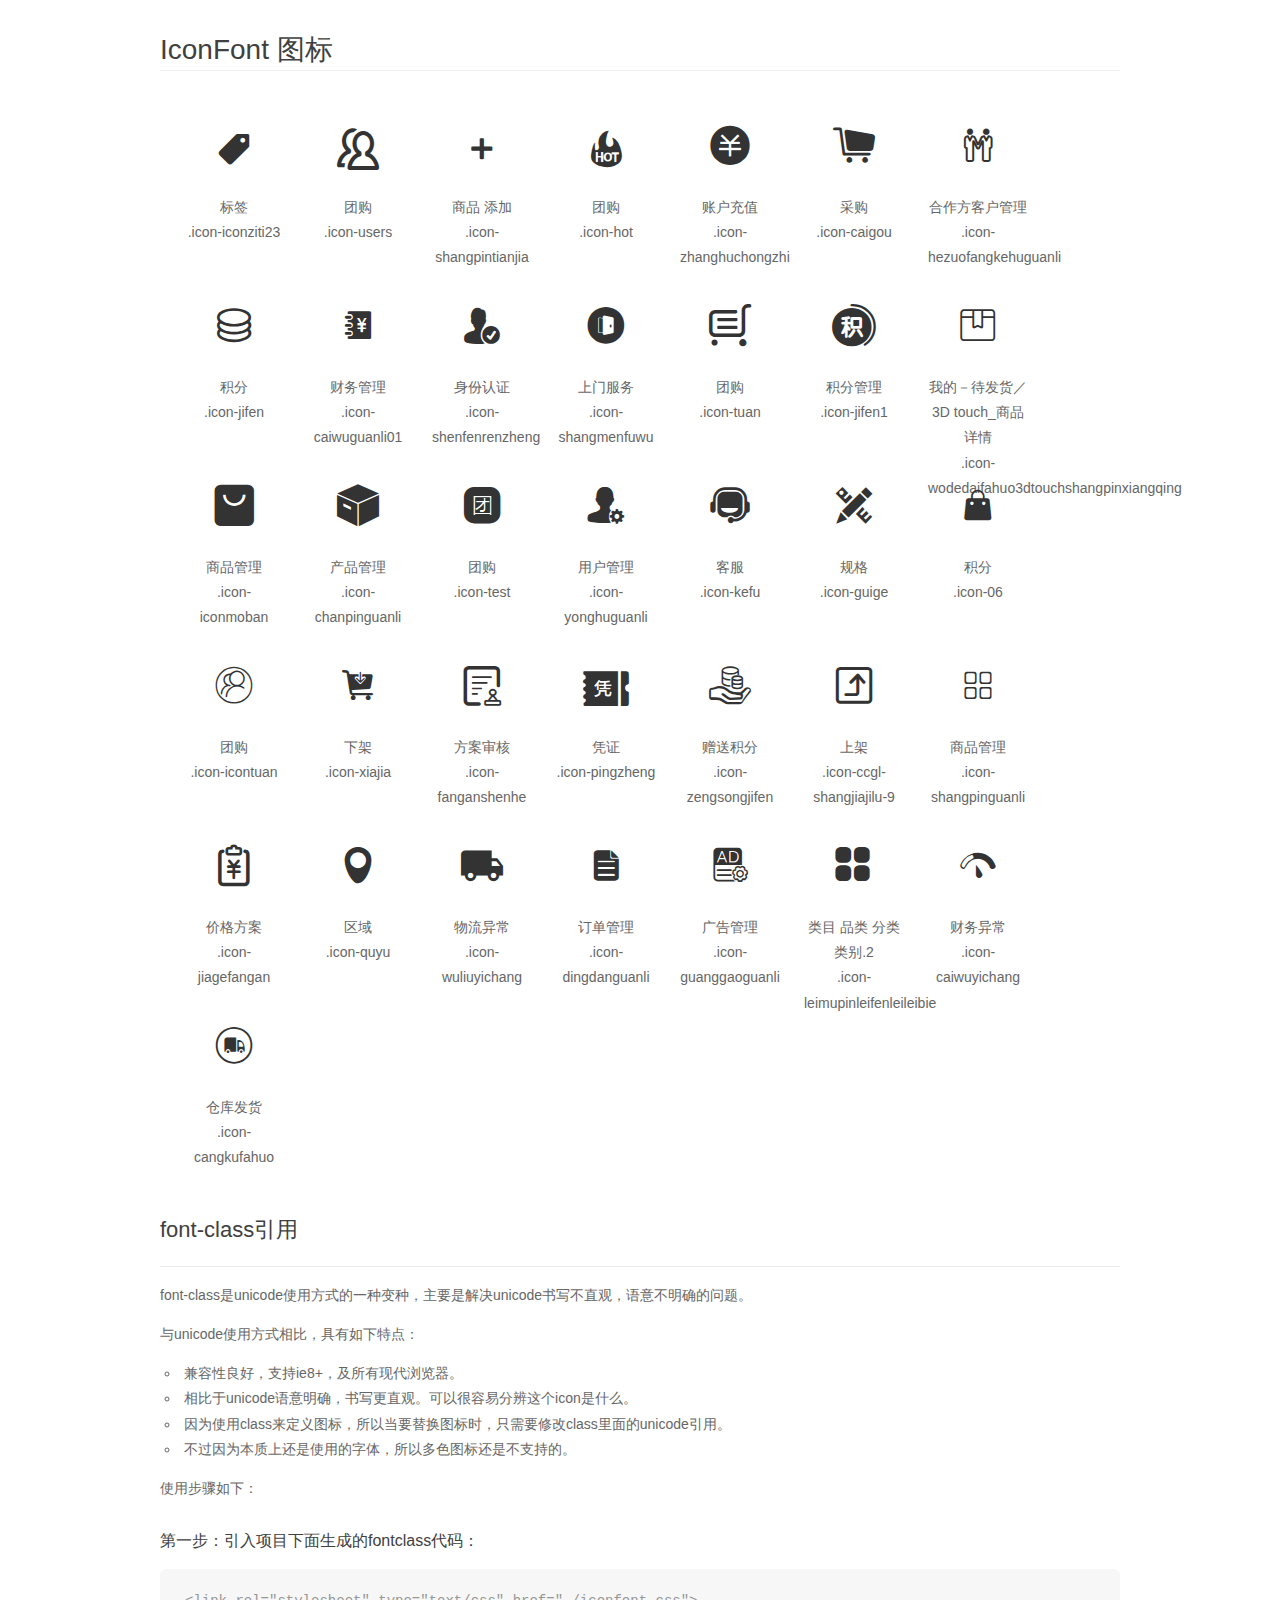
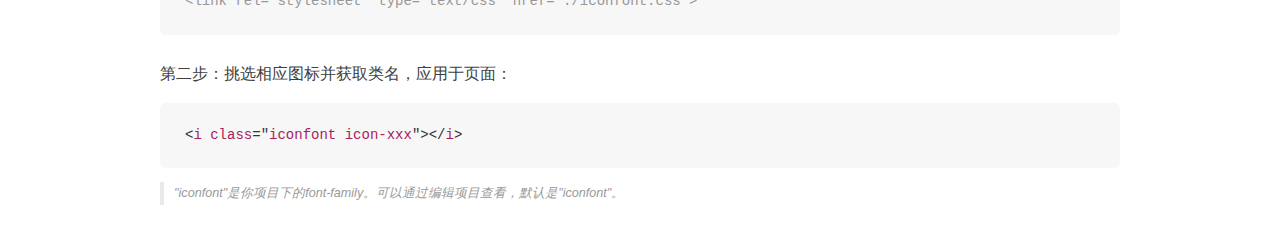
<file: static/css/aliconfont/demo_fontclass.html>
<!DOCTYPE html>
<html>
<head>
    <meta charset="utf-8"/>
    <title>IconFont</title>
    <link rel="stylesheet" href="demo.css">
    <link rel="stylesheet" href="iconfont.css">
</head>
<body>
    <div class="main markdown">
        <h1>IconFont 图标</h1>
        <ul class="icon_lists clear">
            
                <li>
                <i class="icon iconfont icon-iconziti23"></i>
                    <div class="name">标签</div>
                    <div class="fontclass">.icon-iconziti23</div>
                </li>
            
                <li>
                <i class="icon iconfont icon-users"></i>
                    <div class="name">团购</div>
                    <div class="fontclass">.icon-users</div>
                </li>
            
                <li>
                <i class="icon iconfont icon-shangpintianjia"></i>
                    <div class="name">商品 添加</div>
                    <div class="fontclass">.icon-shangpintianjia</div>
                </li>
            
                <li>
                <i class="icon iconfont icon-hot"></i>
                    <div class="name">团购</div>
                    <div class="fontclass">.icon-hot</div>
                </li>
            
                <li>
                <i class="icon iconfont icon-zhanghuchongzhi"></i>
                    <div class="name">账户充值</div>
                    <div class="fontclass">.icon-zhanghuchongzhi</div>
                </li>
            
                <li>
                <i class="icon iconfont icon-caigou"></i>
                    <div class="name">采购</div>
                    <div class="fontclass">.icon-caigou</div>
                </li>
            
                <li>
                <i class="icon iconfont icon-hezuofangkehuguanli"></i>
                    <div class="name">合作方客户管理</div>
                    <div class="fontclass">.icon-hezuofangkehuguanli</div>
                </li>
            
                <li>
                <i class="icon iconfont icon-jifen"></i>
                    <div class="name">积分</div>
                    <div class="fontclass">.icon-jifen</div>
                </li>
            
                <li>
                <i class="icon iconfont icon-caiwuguanli01"></i>
                    <div class="name">财务管理</div>
                    <div class="fontclass">.icon-caiwuguanli01</div>
                </li>
            
                <li>
                <i class="icon iconfont icon-shenfenrenzheng"></i>
                    <div class="name">身份认证</div>
                    <div class="fontclass">.icon-shenfenrenzheng</div>
                </li>
            
                <li>
                <i class="icon iconfont icon-shangmenfuwu"></i>
                    <div class="name">上门服务</div>
                    <div class="fontclass">.icon-shangmenfuwu</div>
                </li>
            
                <li>
                <i class="icon iconfont icon-tuan"></i>
                    <div class="name">团购</div>
                    <div class="fontclass">.icon-tuan</div>
                </li>
            
                <li>
                <i class="icon iconfont icon-jifen1"></i>
                    <div class="name">积分管理</div>
                    <div class="fontclass">.icon-jifen1</div>
                </li>
            
                <li>
                <i class="icon iconfont icon-wodedaifahuo3dtouchshangpinxiangqing"></i>
                    <div class="name">我的－待发货／3D touch_商品详情</div>
                    <div class="fontclass">.icon-wodedaifahuo3dtouchshangpinxiangqing</div>
                </li>
            
                <li>
                <i class="icon iconfont icon-iconmoban"></i>
                    <div class="name">商品管理</div>
                    <div class="fontclass">.icon-iconmoban</div>
                </li>
            
                <li>
                <i class="icon iconfont icon-chanpinguanli"></i>
                    <div class="name">产品管理</div>
                    <div class="fontclass">.icon-chanpinguanli</div>
                </li>
            
                <li>
                <i class="icon iconfont icon-test"></i>
                    <div class="name">团购</div>
                    <div class="fontclass">.icon-test</div>
                </li>
            
                <li>
                <i class="icon iconfont icon-yonghuguanli"></i>
                    <div class="name">用户管理</div>
                    <div class="fontclass">.icon-yonghuguanli</div>
                </li>
            
                <li>
                <i class="icon iconfont icon-kefu"></i>
                    <div class="name">客服</div>
                    <div class="fontclass">.icon-kefu</div>
                </li>
            
                <li>
                <i class="icon iconfont icon-guige"></i>
                    <div class="name">规格</div>
                    <div class="fontclass">.icon-guige</div>
                </li>
            
                <li>
                <i class="icon iconfont icon-06"></i>
                    <div class="name">积分</div>
                    <div class="fontclass">.icon-06</div>
                </li>
            
                <li>
                <i class="icon iconfont icon-icontuan"></i>
                    <div class="name">团购</div>
                    <div class="fontclass">.icon-icontuan</div>
                </li>
            
                <li>
                <i class="icon iconfont icon-xiajia"></i>
                    <div class="name">下架</div>
                    <div class="fontclass">.icon-xiajia</div>
                </li>
            
                <li>
                <i class="icon iconfont icon-fanganshenhe"></i>
                    <div class="name">方案审核</div>
                    <div class="fontclass">.icon-fanganshenhe</div>
                </li>
            
                <li>
                <i class="icon iconfont icon-pingzheng"></i>
                    <div class="name">凭证</div>
                    <div class="fontclass">.icon-pingzheng</div>
                </li>
            
                <li>
                <i class="icon iconfont icon-zengsongjifen"></i>
                    <div class="name">赠送积分</div>
                    <div class="fontclass">.icon-zengsongjifen</div>
                </li>
            
                <li>
                <i class="icon iconfont icon-ccgl-shangjiajilu-9"></i>
                    <div class="name">上架</div>
                    <div class="fontclass">.icon-ccgl-shangjiajilu-9</div>
                </li>
            
                <li>
                <i class="icon iconfont icon-shangpinguanli"></i>
                    <div class="name">商品管理</div>
                    <div class="fontclass">.icon-shangpinguanli</div>
                </li>
            
                <li>
                <i class="icon iconfont icon-jiagefangan"></i>
                    <div class="name">价格方案</div>
                    <div class="fontclass">.icon-jiagefangan</div>
                </li>
            
                <li>
                <i class="icon iconfont icon-quyu"></i>
                    <div class="name">区域</div>
                    <div class="fontclass">.icon-quyu</div>
                </li>
            
                <li>
                <i class="icon iconfont icon-wuliuyichang"></i>
                    <div class="name">物流异常</div>
                    <div class="fontclass">.icon-wuliuyichang</div>
                </li>
            
                <li>
                <i class="icon iconfont icon-dingdanguanli"></i>
                    <div class="name">订单管理</div>
                    <div class="fontclass">.icon-dingdanguanli</div>
                </li>
            
                <li>
                <i class="icon iconfont icon-guanggaoguanli"></i>
                    <div class="name">广告管理</div>
                    <div class="fontclass">.icon-guanggaoguanli</div>
                </li>
            
                <li>
                <i class="icon iconfont icon-leimupinleifenleileibie"></i>
                    <div class="name">类目 品类 分类 类别.2</div>
                    <div class="fontclass">.icon-leimupinleifenleileibie</div>
                </li>
            
                <li>
                <i class="icon iconfont icon-caiwuyichang"></i>
                    <div class="name">财务异常</div>
                    <div class="fontclass">.icon-caiwuyichang</div>
                </li>
            
                <li>
                <i class="icon iconfont icon-cangkufahuo"></i>
                    <div class="name">仓库发货</div>
                    <div class="fontclass">.icon-cangkufahuo</div>
                </li>
            
        </ul>

        <h2 id="font-class-">font-class引用</h2>
        <hr>

        <p>font-class是unicode使用方式的一种变种，主要是解决unicode书写不直观，语意不明确的问题。</p>
        <p>与unicode使用方式相比，具有如下特点：</p>
        <ul>
        <li>兼容性良好，支持ie8+，及所有现代浏览器。</li>
        <li>相比于unicode语意明确，书写更直观。可以很容易分辨这个icon是什么。</li>
        <li>因为使用class来定义图标，所以当要替换图标时，只需要修改class里面的unicode引用。</li>
        <li>不过因为本质上还是使用的字体，所以多色图标还是不支持的。</li>
        </ul>
        <p>使用步骤如下：</p>
        <h3 id="-fontclass-">第一步：引入项目下面生成的fontclass代码：</h3>


        <pre><code class="lang-js hljs javascript"><span class="hljs-comment">&lt;link rel="stylesheet" type="text/css" href="./iconfont.css"&gt;</span></code></pre>
        <h3 id="-">第二步：挑选相应图标并获取类名，应用于页面：</h3>
        <pre><code class="lang-css hljs">&lt;<span class="hljs-selector-tag">i</span> <span class="hljs-selector-tag">class</span>="<span class="hljs-selector-tag">iconfont</span> <span class="hljs-selector-tag">icon-xxx</span>"&gt;&lt;/<span class="hljs-selector-tag">i</span>&gt;</code></pre>
        <blockquote>
        <p>"iconfont"是你项目下的font-family。可以通过编辑项目查看，默认是"iconfont"。</p>
        </blockquote>
    </div>
</body>
</html>
</file>
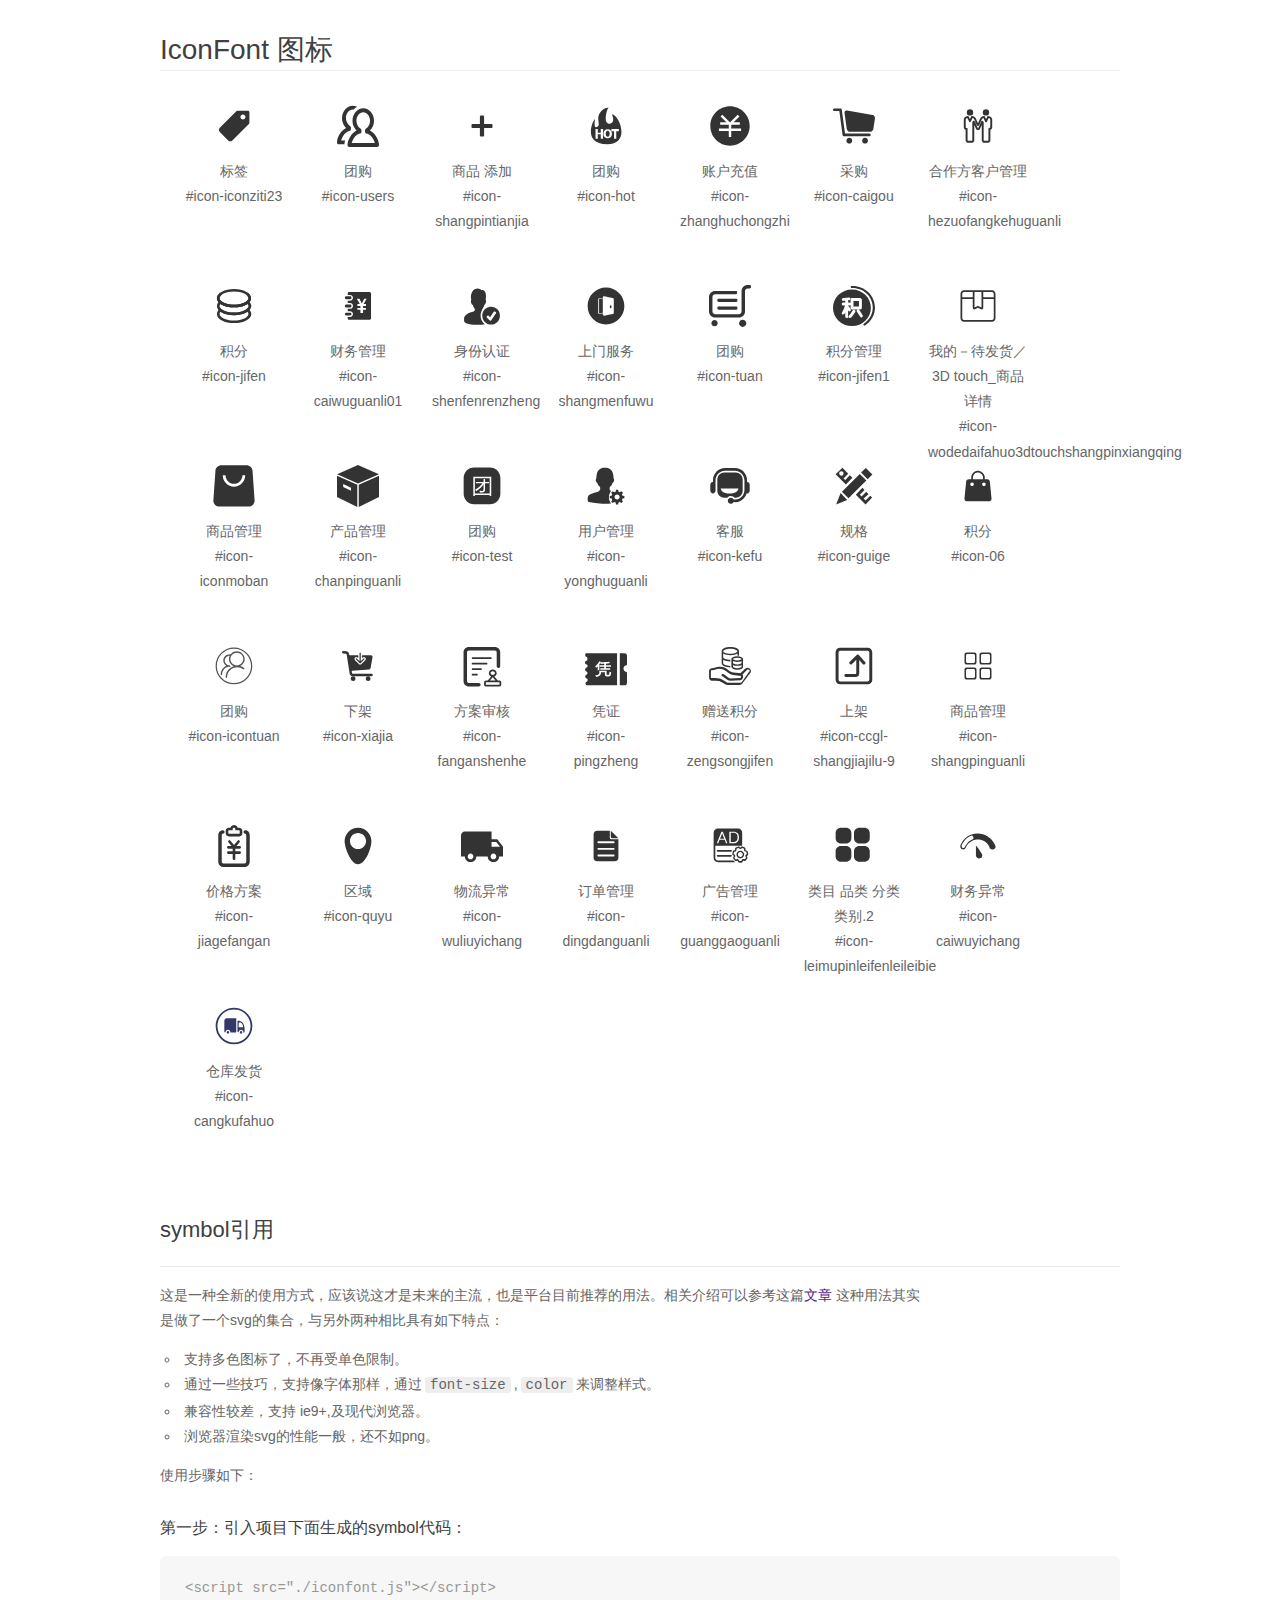
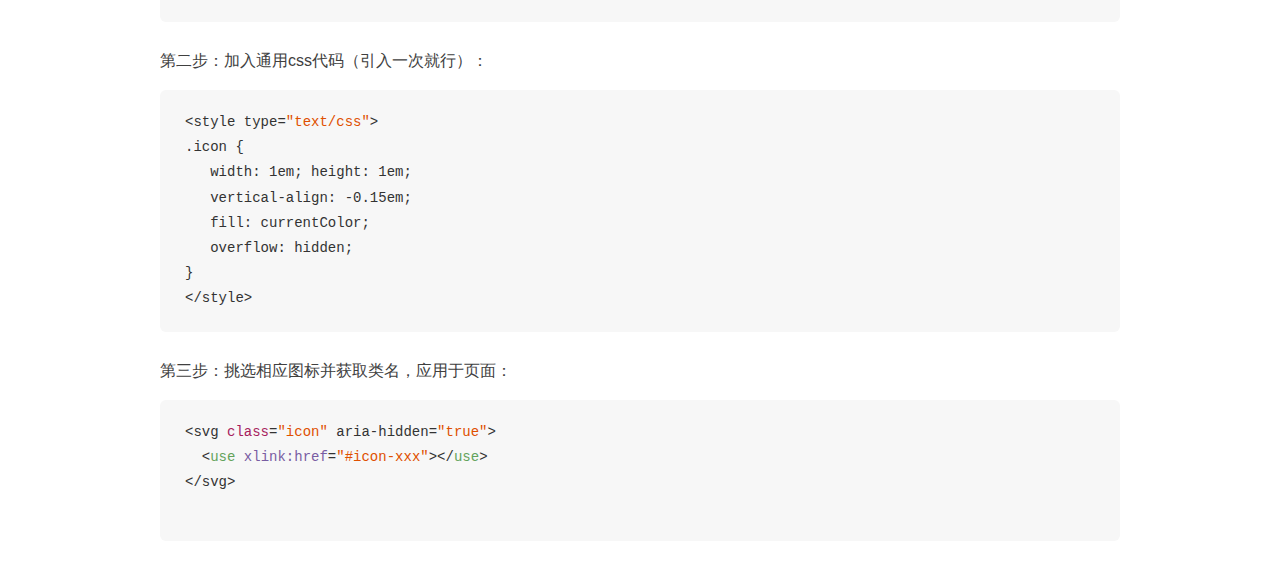
<file: static/css/aliconfont/demo_symbol.html>
<!DOCTYPE html>
<html>
<head>
    <meta charset="utf-8"/>
    <title>IconFont</title>
    <link rel="stylesheet" href="demo.css">
    <script src="iconfont.js"></script>

    <style type="text/css">
        .icon {
          /* 通过设置 font-size 来改变图标大小 */
          width: 1em; height: 1em;
          /* 图标和文字相邻时，垂直对齐 */
          vertical-align: -0.15em;
          /* 通过设置 color 来改变 SVG 的颜色/fill */
          fill: currentColor;
          /* path 和 stroke 溢出 viewBox 部分在 IE 下会显示
             normalize.css 中也包含这行 */
          overflow: hidden;
        }

    </style>
</head>
<body>
    <div class="main markdown">
        <h1>IconFont 图标</h1>
        <ul class="icon_lists clear">
            
                <li>
                    <svg class="icon" aria-hidden="true">
                        <use xlink:href="#icon-iconziti23"></use>
                    </svg>
                    <div class="name">标签</div>
                    <div class="fontclass">#icon-iconziti23</div>
                </li>
            
                <li>
                    <svg class="icon" aria-hidden="true">
                        <use xlink:href="#icon-users"></use>
                    </svg>
                    <div class="name">团购</div>
                    <div class="fontclass">#icon-users</div>
                </li>
            
                <li>
                    <svg class="icon" aria-hidden="true">
                        <use xlink:href="#icon-shangpintianjia"></use>
                    </svg>
                    <div class="name">商品 添加</div>
                    <div class="fontclass">#icon-shangpintianjia</div>
                </li>
            
                <li>
                    <svg class="icon" aria-hidden="true">
                        <use xlink:href="#icon-hot"></use>
                    </svg>
                    <div class="name">团购</div>
                    <div class="fontclass">#icon-hot</div>
                </li>
            
                <li>
                    <svg class="icon" aria-hidden="true">
                        <use xlink:href="#icon-zhanghuchongzhi"></use>
                    </svg>
                    <div class="name">账户充值</div>
                    <div class="fontclass">#icon-zhanghuchongzhi</div>
                </li>
            
                <li>
                    <svg class="icon" aria-hidden="true">
                        <use xlink:href="#icon-caigou"></use>
                    </svg>
                    <div class="name">采购</div>
                    <div class="fontclass">#icon-caigou</div>
                </li>
            
                <li>
                    <svg class="icon" aria-hidden="true">
                        <use xlink:href="#icon-hezuofangkehuguanli"></use>
                    </svg>
                    <div class="name">合作方客户管理</div>
                    <div class="fontclass">#icon-hezuofangkehuguanli</div>
                </li>
            
                <li>
                    <svg class="icon" aria-hidden="true">
                        <use xlink:href="#icon-jifen"></use>
                    </svg>
                    <div class="name">积分</div>
                    <div class="fontclass">#icon-jifen</div>
                </li>
            
                <li>
                    <svg class="icon" aria-hidden="true">
                        <use xlink:href="#icon-caiwuguanli01"></use>
                    </svg>
                    <div class="name">财务管理</div>
                    <div class="fontclass">#icon-caiwuguanli01</div>
                </li>
            
                <li>
                    <svg class="icon" aria-hidden="true">
                        <use xlink:href="#icon-shenfenrenzheng"></use>
                    </svg>
                    <div class="name">身份认证</div>
                    <div class="fontclass">#icon-shenfenrenzheng</div>
                </li>
            
                <li>
                    <svg class="icon" aria-hidden="true">
                        <use xlink:href="#icon-shangmenfuwu"></use>
                    </svg>
                    <div class="name">上门服务</div>
                    <div class="fontclass">#icon-shangmenfuwu</div>
                </li>
            
                <li>
                    <svg class="icon" aria-hidden="true">
                        <use xlink:href="#icon-tuan"></use>
                    </svg>
                    <div class="name">团购</div>
                    <div class="fontclass">#icon-tuan</div>
                </li>
            
                <li>
                    <svg class="icon" aria-hidden="true">
                        <use xlink:href="#icon-jifen1"></use>
                    </svg>
                    <div class="name">积分管理</div>
                    <div class="fontclass">#icon-jifen1</div>
                </li>
            
                <li>
                    <svg class="icon" aria-hidden="true">
                        <use xlink:href="#icon-wodedaifahuo3dtouchshangpinxiangqing"></use>
                    </svg>
                    <div class="name">我的－待发货／3D touch_商品详情</div>
                    <div class="fontclass">#icon-wodedaifahuo3dtouchshangpinxiangqing</div>
                </li>
            
                <li>
                    <svg class="icon" aria-hidden="true">
                        <use xlink:href="#icon-iconmoban"></use>
                    </svg>
                    <div class="name">商品管理</div>
                    <div class="fontclass">#icon-iconmoban</div>
                </li>
            
                <li>
                    <svg class="icon" aria-hidden="true">
                        <use xlink:href="#icon-chanpinguanli"></use>
                    </svg>
                    <div class="name">产品管理</div>
                    <div class="fontclass">#icon-chanpinguanli</div>
                </li>
            
                <li>
                    <svg class="icon" aria-hidden="true">
                        <use xlink:href="#icon-test"></use>
                    </svg>
                    <div class="name">团购</div>
                    <div class="fontclass">#icon-test</div>
                </li>
            
                <li>
                    <svg class="icon" aria-hidden="true">
                        <use xlink:href="#icon-yonghuguanli"></use>
                    </svg>
                    <div class="name">用户管理</div>
                    <div class="fontclass">#icon-yonghuguanli</div>
                </li>
            
                <li>
                    <svg class="icon" aria-hidden="true">
                        <use xlink:href="#icon-kefu"></use>
                    </svg>
                    <div class="name">客服</div>
                    <div class="fontclass">#icon-kefu</div>
                </li>
            
                <li>
                    <svg class="icon" aria-hidden="true">
                        <use xlink:href="#icon-guige"></use>
                    </svg>
                    <div class="name">规格</div>
                    <div class="fontclass">#icon-guige</div>
                </li>
            
                <li>
                    <svg class="icon" aria-hidden="true">
                        <use xlink:href="#icon-06"></use>
                    </svg>
                    <div class="name">积分</div>
                    <div class="fontclass">#icon-06</div>
                </li>
            
                <li>
                    <svg class="icon" aria-hidden="true">
                        <use xlink:href="#icon-icontuan"></use>
                    </svg>
                    <div class="name">团购</div>
                    <div class="fontclass">#icon-icontuan</div>
                </li>
            
                <li>
                    <svg class="icon" aria-hidden="true">
                        <use xlink:href="#icon-xiajia"></use>
                    </svg>
                    <div class="name">下架</div>
                    <div class="fontclass">#icon-xiajia</div>
                </li>
            
                <li>
                    <svg class="icon" aria-hidden="true">
                        <use xlink:href="#icon-fanganshenhe"></use>
                    </svg>
                    <div class="name">方案审核</div>
                    <div class="fontclass">#icon-fanganshenhe</div>
                </li>
            
                <li>
                    <svg class="icon" aria-hidden="true">
                        <use xlink:href="#icon-pingzheng"></use>
                    </svg>
                    <div class="name">凭证</div>
                    <div class="fontclass">#icon-pingzheng</div>
                </li>
            
                <li>
                    <svg class="icon" aria-hidden="true">
                        <use xlink:href="#icon-zengsongjifen"></use>
                    </svg>
                    <div class="name">赠送积分</div>
                    <div class="fontclass">#icon-zengsongjifen</div>
                </li>
            
                <li>
                    <svg class="icon" aria-hidden="true">
                        <use xlink:href="#icon-ccgl-shangjiajilu-9"></use>
                    </svg>
                    <div class="name">上架</div>
                    <div class="fontclass">#icon-ccgl-shangjiajilu-9</div>
                </li>
            
                <li>
                    <svg class="icon" aria-hidden="true">
                        <use xlink:href="#icon-shangpinguanli"></use>
                    </svg>
                    <div class="name">商品管理</div>
                    <div class="fontclass">#icon-shangpinguanli</div>
                </li>
            
                <li>
                    <svg class="icon" aria-hidden="true">
                        <use xlink:href="#icon-jiagefangan"></use>
                    </svg>
                    <div class="name">价格方案</div>
                    <div class="fontclass">#icon-jiagefangan</div>
                </li>
            
                <li>
                    <svg class="icon" aria-hidden="true">
                        <use xlink:href="#icon-quyu"></use>
                    </svg>
                    <div class="name">区域</div>
                    <div class="fontclass">#icon-quyu</div>
                </li>
            
                <li>
                    <svg class="icon" aria-hidden="true">
                        <use xlink:href="#icon-wuliuyichang"></use>
                    </svg>
                    <div class="name">物流异常</div>
                    <div class="fontclass">#icon-wuliuyichang</div>
                </li>
            
                <li>
                    <svg class="icon" aria-hidden="true">
                        <use xlink:href="#icon-dingdanguanli"></use>
                    </svg>
                    <div class="name">订单管理</div>
                    <div class="fontclass">#icon-dingdanguanli</div>
                </li>
            
                <li>
                    <svg class="icon" aria-hidden="true">
                        <use xlink:href="#icon-guanggaoguanli"></use>
                    </svg>
                    <div class="name">广告管理</div>
                    <div class="fontclass">#icon-guanggaoguanli</div>
                </li>
            
                <li>
                    <svg class="icon" aria-hidden="true">
                        <use xlink:href="#icon-leimupinleifenleileibie"></use>
                    </svg>
                    <div class="name">类目 品类 分类 类别.2</div>
                    <div class="fontclass">#icon-leimupinleifenleileibie</div>
                </li>
            
                <li>
                    <svg class="icon" aria-hidden="true">
                        <use xlink:href="#icon-caiwuyichang"></use>
                    </svg>
                    <div class="name">财务异常</div>
                    <div class="fontclass">#icon-caiwuyichang</div>
                </li>
            
                <li>
                    <svg class="icon" aria-hidden="true">
                        <use xlink:href="#icon-cangkufahuo"></use>
                    </svg>
                    <div class="name">仓库发货</div>
                    <div class="fontclass">#icon-cangkufahuo</div>
                </li>
            
        </ul>


        <h2 id="symbol-">symbol引用</h2>
        <hr>

        <p>这是一种全新的使用方式，应该说这才是未来的主流，也是平台目前推荐的用法。相关介绍可以参考这篇<a href="">文章</a>
        这种用法其实是做了一个svg的集合，与另外两种相比具有如下特点：</p>
        <ul>
          <li>支持多色图标了，不再受单色限制。</li>
          <li>通过一些技巧，支持像字体那样，通过<code>font-size</code>,<code>color</code>来调整样式。</li>
          <li>兼容性较差，支持 ie9+,及现代浏览器。</li>
          <li>浏览器渲染svg的性能一般，还不如png。</li>
        </ul>
        <p>使用步骤如下：</p>
        <h3 id="-symbol-">第一步：引入项目下面生成的symbol代码：</h3>
        <pre><code class="lang-js hljs javascript"><span class="hljs-comment">&lt;script src="./iconfont.js"&gt;&lt;/script&gt;</span></code></pre>
        <h3 id="-css-">第二步：加入通用css代码（引入一次就行）：</h3>
        <pre><code class="lang-js hljs javascript">&lt;style type=<span class="hljs-string">"text/css"</span>&gt;
.icon {
   width: <span class="hljs-number">1</span>em; height: <span class="hljs-number">1</span>em;
   vertical-align: <span class="hljs-number">-0.15</span>em;
   fill: currentColor;
   overflow: hidden;
}
&lt;<span class="hljs-regexp">/style&gt;</span></code></pre>
        <h3 id="-">第三步：挑选相应图标并获取类名，应用于页面：</h3>
        <pre><code class="lang-js hljs javascript">&lt;svg <span class="hljs-class"><span class="hljs-keyword">class</span></span>=<span class="hljs-string">"icon"</span> aria-hidden=<span class="hljs-string">"true"</span>&gt;<span class="xml"><span class="hljs-tag">
  &lt;<span class="hljs-name">use</span> <span class="hljs-attr">xlink:href</span>=<span class="hljs-string">"#icon-xxx"</span>&gt;</span><span class="hljs-tag">&lt;/<span class="hljs-name">use</span>&gt;</span>
</span>&lt;<span class="hljs-regexp">/svg&gt;
        </span></code></pre>
    </div>
</body>
</html>
</file>
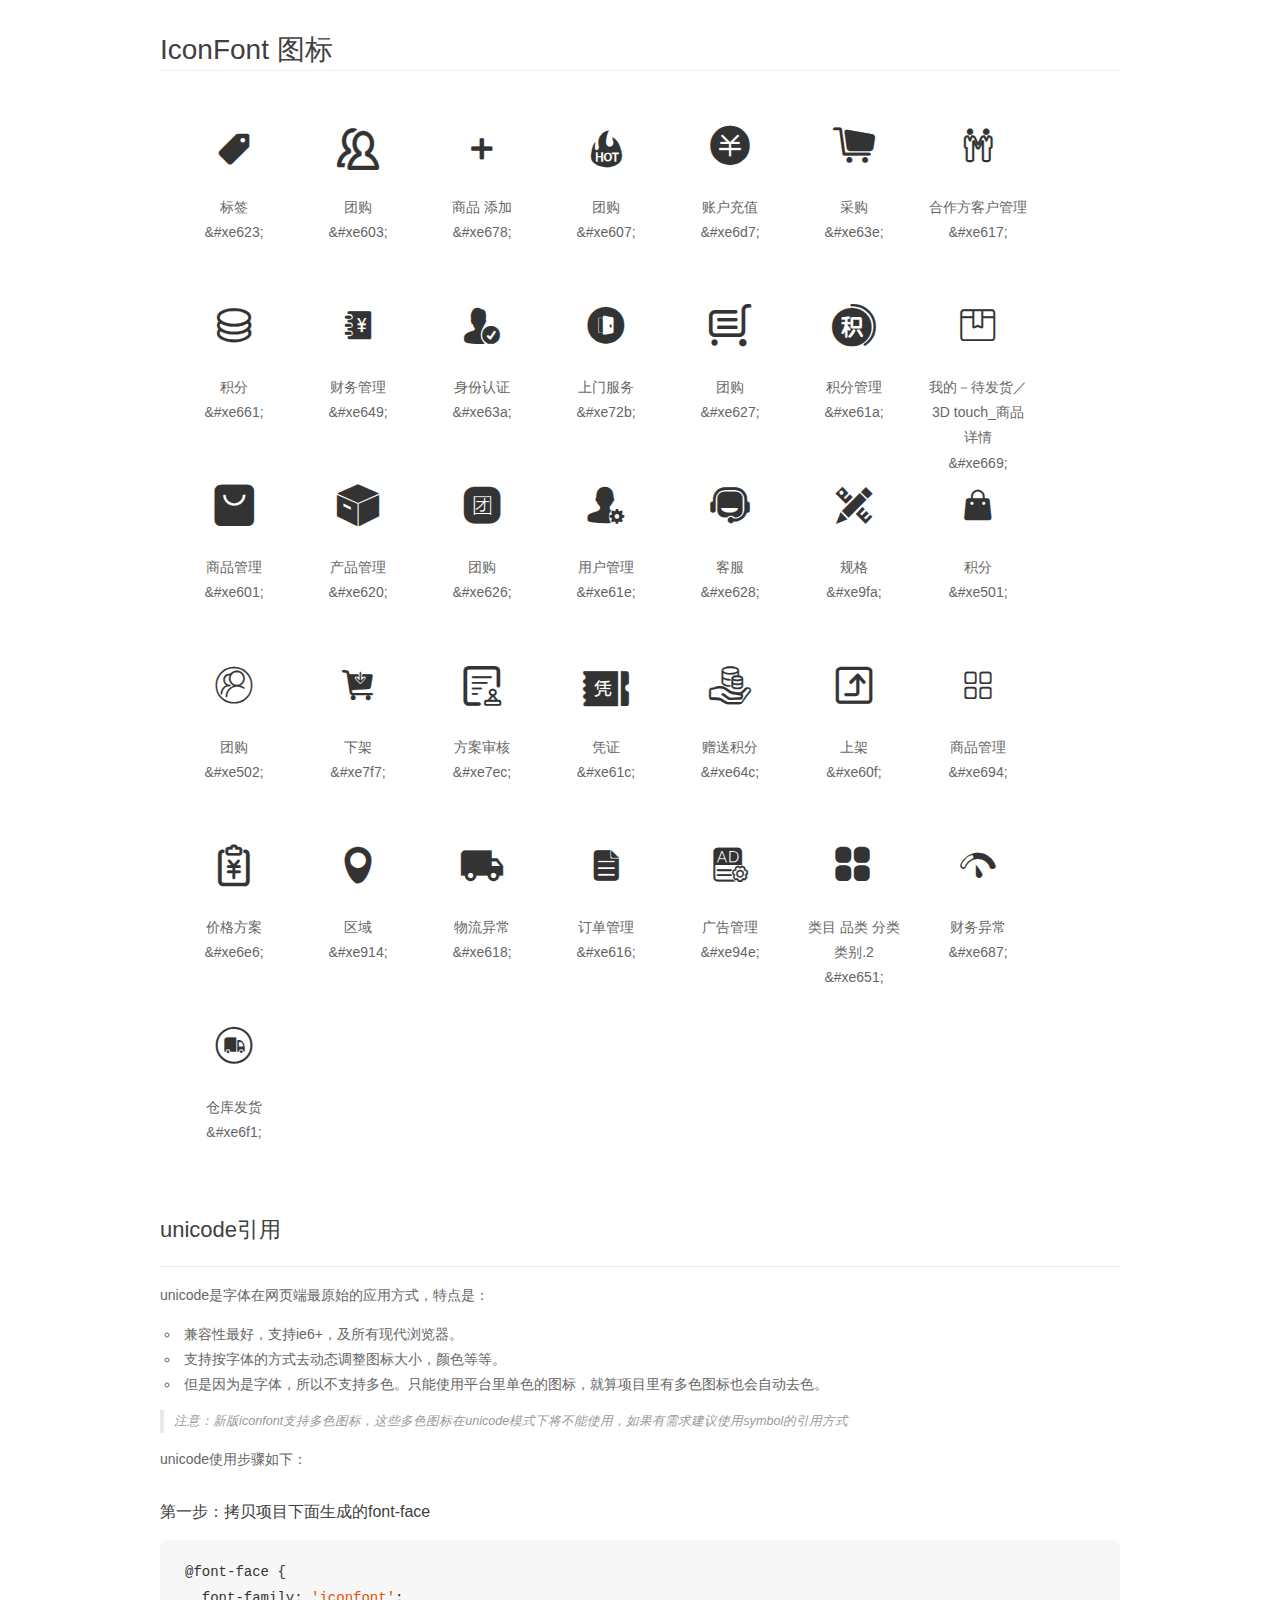
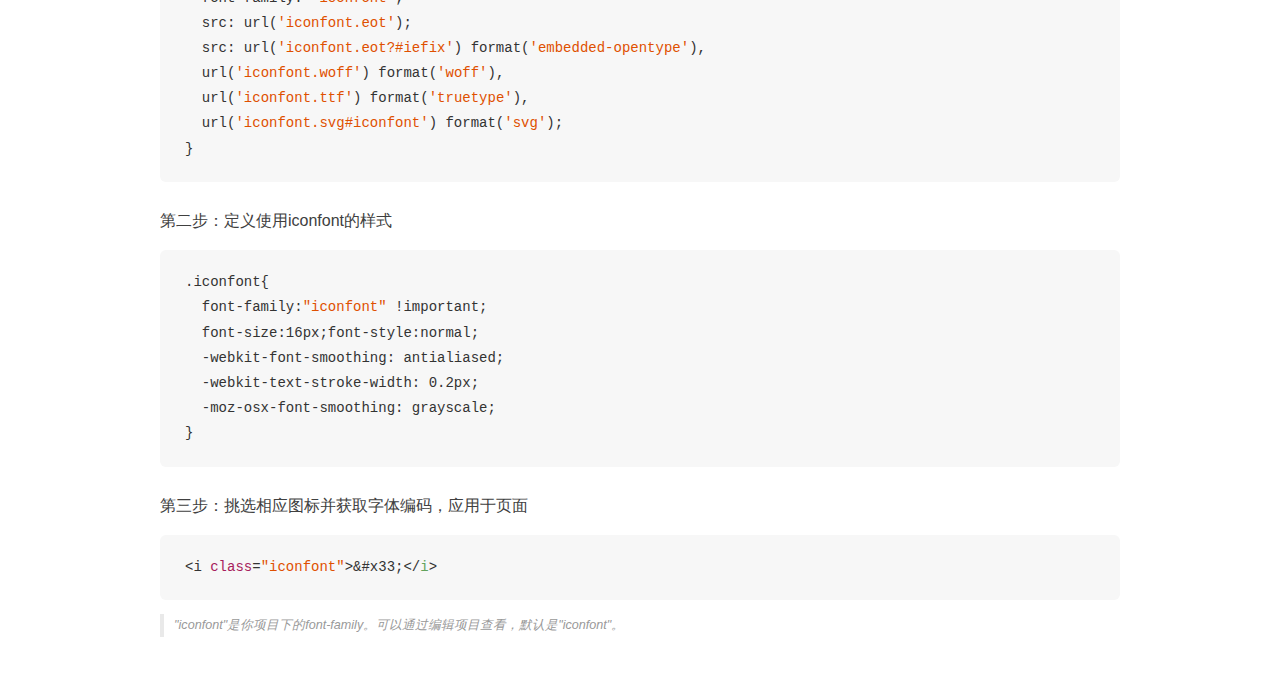
<file: static/css/aliconfont/demo_unicode.html>
<!DOCTYPE html>
<html>
<head>
    <meta charset="utf-8"/>
    <title>IconFont</title>
    <link rel="stylesheet" href="demo.css">

    <style type="text/css">

        @font-face {font-family: "iconfont";
          src: url('iconfont.eot'); /* IE9*/
          src: url('iconfont.eot#iefix') format('embedded-opentype'), /* IE6-IE8 */
          url('iconfont.woff') format('woff'), /* chrome, firefox */
          url('iconfont.ttf') format('truetype'), /* chrome, firefox, opera, Safari, Android, iOS 4.2+*/
          url('iconfont.svg#iconfont') format('svg'); /* iOS 4.1- */
        }

        .iconfont {
          font-family:"iconfont" !important;
          font-size:16px;
          font-style:normal;
          -webkit-font-smoothing: antialiased;
          -webkit-text-stroke-width: 0.2px;
          -moz-osx-font-smoothing: grayscale;
        }

    </style>
</head>
<body>
    <div class="main markdown">
        <h1>IconFont 图标</h1>
        <ul class="icon_lists clear">
            
                <li>
                <i class="icon iconfont">&#xe623;</i>
                    <div class="name">标签</div>
                    <div class="code">&amp;#xe623;</div>
                </li>
            
                <li>
                <i class="icon iconfont">&#xe603;</i>
                    <div class="name">团购</div>
                    <div class="code">&amp;#xe603;</div>
                </li>
            
                <li>
                <i class="icon iconfont">&#xe678;</i>
                    <div class="name">商品 添加</div>
                    <div class="code">&amp;#xe678;</div>
                </li>
            
                <li>
                <i class="icon iconfont">&#xe607;</i>
                    <div class="name">团购</div>
                    <div class="code">&amp;#xe607;</div>
                </li>
            
                <li>
                <i class="icon iconfont">&#xe6d7;</i>
                    <div class="name">账户充值</div>
                    <div class="code">&amp;#xe6d7;</div>
                </li>
            
                <li>
                <i class="icon iconfont">&#xe63e;</i>
                    <div class="name">采购</div>
                    <div class="code">&amp;#xe63e;</div>
                </li>
            
                <li>
                <i class="icon iconfont">&#xe617;</i>
                    <div class="name">合作方客户管理</div>
                    <div class="code">&amp;#xe617;</div>
                </li>
            
                <li>
                <i class="icon iconfont">&#xe661;</i>
                    <div class="name">积分</div>
                    <div class="code">&amp;#xe661;</div>
                </li>
            
                <li>
                <i class="icon iconfont">&#xe649;</i>
                    <div class="name">财务管理</div>
                    <div class="code">&amp;#xe649;</div>
                </li>
            
                <li>
                <i class="icon iconfont">&#xe63a;</i>
                    <div class="name">身份认证</div>
                    <div class="code">&amp;#xe63a;</div>
                </li>
            
                <li>
                <i class="icon iconfont">&#xe72b;</i>
                    <div class="name">上门服务</div>
                    <div class="code">&amp;#xe72b;</div>
                </li>
            
                <li>
                <i class="icon iconfont">&#xe627;</i>
                    <div class="name">团购</div>
                    <div class="code">&amp;#xe627;</div>
                </li>
            
                <li>
                <i class="icon iconfont">&#xe61a;</i>
                    <div class="name">积分管理</div>
                    <div class="code">&amp;#xe61a;</div>
                </li>
            
                <li>
                <i class="icon iconfont">&#xe669;</i>
                    <div class="name">我的－待发货／3D touch_商品详情</div>
                    <div class="code">&amp;#xe669;</div>
                </li>
            
                <li>
                <i class="icon iconfont">&#xe601;</i>
                    <div class="name">商品管理</div>
                    <div class="code">&amp;#xe601;</div>
                </li>
            
                <li>
                <i class="icon iconfont">&#xe620;</i>
                    <div class="name">产品管理</div>
                    <div class="code">&amp;#xe620;</div>
                </li>
            
                <li>
                <i class="icon iconfont">&#xe626;</i>
                    <div class="name">团购</div>
                    <div class="code">&amp;#xe626;</div>
                </li>
            
                <li>
                <i class="icon iconfont">&#xe61e;</i>
                    <div class="name">用户管理</div>
                    <div class="code">&amp;#xe61e;</div>
                </li>
            
                <li>
                <i class="icon iconfont">&#xe628;</i>
                    <div class="name">客服</div>
                    <div class="code">&amp;#xe628;</div>
                </li>
            
                <li>
                <i class="icon iconfont">&#xe9fa;</i>
                    <div class="name">规格</div>
                    <div class="code">&amp;#xe9fa;</div>
                </li>
            
                <li>
                <i class="icon iconfont">&#xe501;</i>
                    <div class="name">积分</div>
                    <div class="code">&amp;#xe501;</div>
                </li>
            
                <li>
                <i class="icon iconfont">&#xe502;</i>
                    <div class="name">团购</div>
                    <div class="code">&amp;#xe502;</div>
                </li>
            
                <li>
                <i class="icon iconfont">&#xe7f7;</i>
                    <div class="name">下架</div>
                    <div class="code">&amp;#xe7f7;</div>
                </li>
            
                <li>
                <i class="icon iconfont">&#xe7ec;</i>
                    <div class="name">方案审核</div>
                    <div class="code">&amp;#xe7ec;</div>
                </li>
            
                <li>
                <i class="icon iconfont">&#xe61c;</i>
                    <div class="name">凭证</div>
                    <div class="code">&amp;#xe61c;</div>
                </li>
            
                <li>
                <i class="icon iconfont">&#xe64c;</i>
                    <div class="name">赠送积分</div>
                    <div class="code">&amp;#xe64c;</div>
                </li>
            
                <li>
                <i class="icon iconfont">&#xe60f;</i>
                    <div class="name">上架</div>
                    <div class="code">&amp;#xe60f;</div>
                </li>
            
                <li>
                <i class="icon iconfont">&#xe694;</i>
                    <div class="name">商品管理</div>
                    <div class="code">&amp;#xe694;</div>
                </li>
            
                <li>
                <i class="icon iconfont">&#xe6e6;</i>
                    <div class="name">价格方案</div>
                    <div class="code">&amp;#xe6e6;</div>
                </li>
            
                <li>
                <i class="icon iconfont">&#xe914;</i>
                    <div class="name">区域</div>
                    <div class="code">&amp;#xe914;</div>
                </li>
            
                <li>
                <i class="icon iconfont">&#xe618;</i>
                    <div class="name">物流异常</div>
                    <div class="code">&amp;#xe618;</div>
                </li>
            
                <li>
                <i class="icon iconfont">&#xe616;</i>
                    <div class="name">订单管理</div>
                    <div class="code">&amp;#xe616;</div>
                </li>
            
                <li>
                <i class="icon iconfont">&#xe94e;</i>
                    <div class="name">广告管理</div>
                    <div class="code">&amp;#xe94e;</div>
                </li>
            
                <li>
                <i class="icon iconfont">&#xe651;</i>
                    <div class="name">类目 品类 分类 类别.2</div>
                    <div class="code">&amp;#xe651;</div>
                </li>
            
                <li>
                <i class="icon iconfont">&#xe687;</i>
                    <div class="name">财务异常</div>
                    <div class="code">&amp;#xe687;</div>
                </li>
            
                <li>
                <i class="icon iconfont">&#xe6f1;</i>
                    <div class="name">仓库发货</div>
                    <div class="code">&amp;#xe6f1;</div>
                </li>
            
        </ul>
        <h2 id="unicode-">unicode引用</h2>
        <hr>

        <p>unicode是字体在网页端最原始的应用方式，特点是：</p>
        <ul>
        <li>兼容性最好，支持ie6+，及所有现代浏览器。</li>
        <li>支持按字体的方式去动态调整图标大小，颜色等等。</li>
        <li>但是因为是字体，所以不支持多色。只能使用平台里单色的图标，就算项目里有多色图标也会自动去色。</li>
        </ul>
        <blockquote>
        <p>注意：新版iconfont支持多色图标，这些多色图标在unicode模式下将不能使用，如果有需求建议使用symbol的引用方式</p>
        </blockquote>
        <p>unicode使用步骤如下：</p>
        <h3 id="-font-face">第一步：拷贝项目下面生成的font-face</h3>
        <pre><code class="lang-js hljs javascript">@font-face {
  font-family: <span class="hljs-string">'iconfont'</span>;
  src: url(<span class="hljs-string">'iconfont.eot'</span>);
  src: url(<span class="hljs-string">'iconfont.eot?#iefix'</span>) format(<span class="hljs-string">'embedded-opentype'</span>),
  url(<span class="hljs-string">'iconfont.woff'</span>) format(<span class="hljs-string">'woff'</span>),
  url(<span class="hljs-string">'iconfont.ttf'</span>) format(<span class="hljs-string">'truetype'</span>),
  url(<span class="hljs-string">'iconfont.svg#iconfont'</span>) format(<span class="hljs-string">'svg'</span>);
}
</code></pre>
        <h3 id="-iconfont-">第二步：定义使用iconfont的样式</h3>
        <pre><code class="lang-js hljs javascript">.iconfont{
  font-family:<span class="hljs-string">"iconfont"</span> !important;
  font-size:<span class="hljs-number">16</span>px;font-style:normal;
  -webkit-font-smoothing: antialiased;
  -webkit-text-stroke-width: <span class="hljs-number">0.2</span>px;
  -moz-osx-font-smoothing: grayscale;
}
</code></pre>
        <h3 id="-">第三步：挑选相应图标并获取字体编码，应用于页面</h3>
        <pre><code class="lang-js hljs javascript">&lt;i <span class="hljs-class"><span class="hljs-keyword">class</span></span>=<span class="hljs-string">"iconfont"</span>&gt;&amp;#x33;<span class="xml"><span class="hljs-tag">&lt;/<span class="hljs-name">i</span>&gt;</span></span></code></pre>

        <blockquote>
        <p>"iconfont"是你项目下的font-family。可以通过编辑项目查看，默认是"iconfont"。</p>
        </blockquote>
    </div>


</body>
</html>
</file>
<file: static/css/aliconfont/iconfont.css>
@font-face {font-family: "iconfont";
  src: url('iconfont.eot?t=1506321061878'); /* IE9*/
  src: url('iconfont.eot?t=1506321061878#iefix') format('embedded-opentype'), /* IE6-IE8 */
  url('[data-uri]') format('woff'),
  url('iconfont.ttf?t=1506321061878') format('truetype'), /* chrome, firefox, opera, Safari, Android, iOS 4.2+*/
  url('iconfont.svg?t=1506321061878#iconfont') format('svg'); /* iOS 4.1- */
}

.iconfont {
  font-family:"iconfont" !important;
  font-size:16px;
  font-style:normal;
  -webkit-font-smoothing: antialiased;
  -moz-osx-font-smoothing: grayscale;
}

.icon-iconziti23:before { content: "\e623"; }

.icon-users:before { content: "\e603"; }

.icon-shangpintianjia:before { content: "\e678"; }

.icon-hot:before { content: "\e607"; }

.icon-zhanghuchongzhi:before { content: "\e6d7"; }

.icon-caigou:before { content: "\e63e"; }

.icon-hezuofangkehuguanli:before { content: "\e617"; }

.icon-jifen:before { content: "\e661"; }

.icon-caiwuguanli01:before { content: "\e649"; }

.icon-shenfenrenzheng:before { content: "\e63a"; }

.icon-shangmenfuwu:before { content: "\e72b"; }

.icon-tuan:before { content: "\e627"; }

.icon-jifen1:before { content: "\e61a"; }

.icon-wodedaifahuo3dtouchshangpinxiangqing:before { content: "\e669"; }

.icon-iconmoban:before { content: "\e601"; }

.icon-chanpinguanli:before { content: "\e620"; }

.icon-test:before { content: "\e626"; }

.icon-yonghuguanli:before { content: "\e61e"; }

.icon-kefu:before { content: "\e628"; }

.icon-guige:before { content: "\e9fa"; }

.icon-06:before { content: "\e501"; }

.icon-icontuan:before { content: "\e502"; }

.icon-xiajia:before { content: "\e7f7"; }

.icon-fanganshenhe:before { content: "\e7ec"; }

.icon-pingzheng:before { content: "\e61c"; }

.icon-zengsongjifen:before { content: "\e64c"; }

.icon-ccgl-shangjiajilu-9:before { content: "\e60f"; }

.icon-shangpinguanli:before { content: "\e694"; }

.icon-jiagefangan:before { content: "\e6e6"; }

.icon-quyu:before { content: "\e914"; }

.icon-wuliuyichang:before { content: "\e618"; }

.icon-dingdanguanli:before { content: "\e616"; }

.icon-guanggaoguanli:before { content: "\e94e"; }

.icon-leimupinleifenleileibie:before { content: "\e651"; }

.icon-caiwuyichang:before { content: "\e687"; }

.icon-cangkufahuo:before { content: "\e6f1"; }
</file>
<file: static/css/aliconfont/demo.css>
*{margin: 0;padding: 0;list-style: none;}
/*
KISSY CSS Reset
理念：1. reset 的目的不是清除浏览器的默认样式，这仅是部分工作。清除和重置是紧密不可分的。
2. reset 的目的不是让默认样式在所有浏览器下一致，而是减少默认样式有可能带来的问题。
3. reset 期望提供一套普适通用的基础样式。但没有银弹，推荐根据具体需求，裁剪和修改后再使用。
特色：1. 适应中文；2. 基于最新主流浏览器。
维护：玉伯<lifesinger@gmail.com>, 正淳<ragecarrier@gmail.com>
 */

/** 清除内外边距 **/
body, h1, h2, h3, h4, h5, h6, hr, p, blockquote, /* structural elements 结构元素 */
dl, dt, dd, ul, ol, li, /* list elements 列表元素 */
pre, /* text formatting elements 文本格式元素 */
form, fieldset, legend, button, input, textarea, /* form elements 表单元素 */
th, td /* table elements 表格元素 */ {
  margin: 0;
  padding: 0;
}

/** 设置默认字体 **/
body,
button, input, select, textarea /* for ie */ {
  font: 12px/1.5 tahoma, arial, \5b8b\4f53, sans-serif;
}
h1, h2, h3, h4, h5, h6 { font-size: 100%; }
address, cite, dfn, em, var { font-style: normal; } /* 将斜体扶正 */
code, kbd, pre, samp { font-family: courier new, courier, monospace; } /* 统一等宽字体 */
small { font-size: 12px; } /* 小于 12px 的中文很难阅读，让 small 正常化 */

/** 重置列表元素 **/
ul, ol { list-style: none; }

/** 重置文本格式元素 **/
a { text-decoration: none; }
a:hover { text-decoration: underline; }


/** 重置表单元素 **/
legend { color: #000; } /* for ie6 */
fieldset, img { border: 0; } /* img 搭车：让链接里的 img 无边框 */
button, input, select, textarea { font-size: 100%; } /* 使得表单元素在 ie 下能继承字体大小 */
/* 注：optgroup 无法扶正 */

/** 重置表格元素 **/
table { border-collapse: collapse; border-spacing: 0; }

/* 清除浮动 */
.ks-clear:after, .clear:after {
  content: '\20';
  display: block;
  height: 0;
  clear: both;
}
.ks-clear, .clear {
  *zoom: 1;
}

.main {
  padding: 30px 100px;
width: 960px;
margin: 0 auto;
}
.main h1{font-size:36px; color:#333; text-align:left;margin-bottom:30px; border-bottom: 1px solid #eee;}

.helps{margin-top:40px;}
.helps pre{
  padding:20px;
  margin:10px 0;
  border:solid 1px #e7e1cd;
  background-color: #fffdef;
  overflow: auto;
}

.icon_lists{
  width: 100% !important;

}

.icon_lists li{
  float:left;
  width: 100px;
  height:180px;
  text-align: center;
  list-style: none !important;
}
.icon_lists .icon{
  font-size: 42px;
  line-height: 100px;
  margin: 10px 0;
  color:#333;
  -webkit-transition: font-size 0.25s ease-out 0s;
  -moz-transition: font-size 0.25s ease-out 0s;
  transition: font-size 0.25s ease-out 0s;

}
.icon_lists .icon:hover{
  font-size: 100px;
}



.markdown {
  color: #666;
  font-size: 14px;
  line-height: 1.8;
}

.highlight {
  line-height: 1.5;
}

.markdown img {
  vertical-align: middle;
  max-width: 100%;
}

.markdown h1 {
  color: #404040;
  font-weight: 500;
  line-height: 40px;
  margin-bottom: 24px;
}

.markdown h2,
.markdown h3,
.markdown h4,
.markdown h5,
.markdown h6 {
  color: #404040;
  margin: 1.6em 0 0.6em 0;
  font-weight: 500;
  clear: both;
}

.markdown h1 {
  font-size: 28px;
}

.markdown h2 {
  font-size: 22px;
}

.markdown h3 {
  font-size: 16px;
}

.markdown h4 {
  font-size: 14px;
}

.markdown h5 {
  font-size: 12px;
}

.markdown h6 {
  font-size: 12px;
}

.markdown hr {
  height: 1px;
  border: 0;
  background: #e9e9e9;
  margin: 16px 0;
  clear: both;
}

.markdown p,
.markdown pre {
  margin: 1em 0;
}

.markdown > p,
.markdown > blockquote,
.markdown > .highlight,
.markdown > ol,
.markdown > ul {
  width: 80%;
}

.markdown ul > li {
  list-style: circle;
}

.markdown > ul li,
.markdown blockquote ul > li {
  margin-left: 20px;
  padding-left: 4px;
}

.markdown > ul li p,
.markdown > ol li p {
  margin: 0.6em 0;
}

.markdown ol > li {
  list-style: decimal;
}

.markdown > ol li,
.markdown blockquote ol > li {
  margin-left: 20px;
  padding-left: 4px;
}

.markdown code {
  margin: 0 3px;
  padding: 0 5px;
  background: #eee;
  border-radius: 3px;
}

.markdown pre {
  border-radius: 6px;
  background: #f7f7f7;
  padding: 20px;
}

.markdown pre code {
  border: none;
  background: #f7f7f7;
  margin: 0;
}

.markdown strong,
.markdown b {
  font-weight: 600;
}

.markdown > table {
  border-collapse: collapse;
  border-spacing: 0px;
  empty-cells: show;
  border: 1px solid #e9e9e9;
  width: 95%;
  margin-bottom: 24px;
}

.markdown > table th {
  white-space: nowrap;
  color: #333;
  font-weight: 600;

}

.markdown > table th,
.markdown > table td {
  border: 1px solid #e9e9e9;
  padding: 8px 16px;
  text-align: left;
}

.markdown > table th {
  background: #F7F7F7;
}

.markdown blockquote {
  font-size: 90%;
  color: #999;
  border-left: 4px solid #e9e9e9;
  padding-left: 0.8em;
  margin: 1em 0;
  font-style: italic;
}

.markdown blockquote p {
  margin: 0;
}

.markdown .anchor {
  opacity: 0;
  transition: opacity 0.3s ease;
  margin-left: 8px;
}

.markdown .waiting {
  color: #ccc;
}

.markdown h1:hover .anchor,
.markdown h2:hover .anchor,
.markdown h3:hover .anchor,
.markdown h4:hover .anchor,
.markdown h5:hover .anchor,
.markdown h6:hover .anchor {
  opacity: 1;
  display: inline-block;
}

.markdown > br,
.markdown > p > br {
  clear: both;
}


.hljs {
  display: block;
  background: white;
  padding: 0.5em;
  color: #333333;
  overflow-x: auto;
}

.hljs-comment,
.hljs-meta {
  color: #969896;
}

.hljs-string,
.hljs-variable,
.hljs-template-variable,
.hljs-strong,
.hljs-emphasis,
.hljs-quote {
  color: #df5000;
}

.hljs-keyword,
.hljs-selector-tag,
.hljs-type {
  color: #a71d5d;
}

.hljs-literal,
.hljs-symbol,
.hljs-bullet,
.hljs-attribute {
  color: #0086b3;
}

.hljs-section,
.hljs-name {
  color: #63a35c;
}

.hljs-tag {
  color: #333333;
}

.hljs-title,
.hljs-attr,
.hljs-selector-id,
.hljs-selector-class,
.hljs-selector-attr,
.hljs-selector-pseudo {
  color: #795da3;
}

.hljs-addition {
  color: #55a532;
  background-color: #eaffea;
}

.hljs-deletion {
  color: #bd2c00;
  background-color: #ffecec;
}

.hljs-link {
  text-decoration: underline;
}

pre{
  background: #fff;
}
</file>
